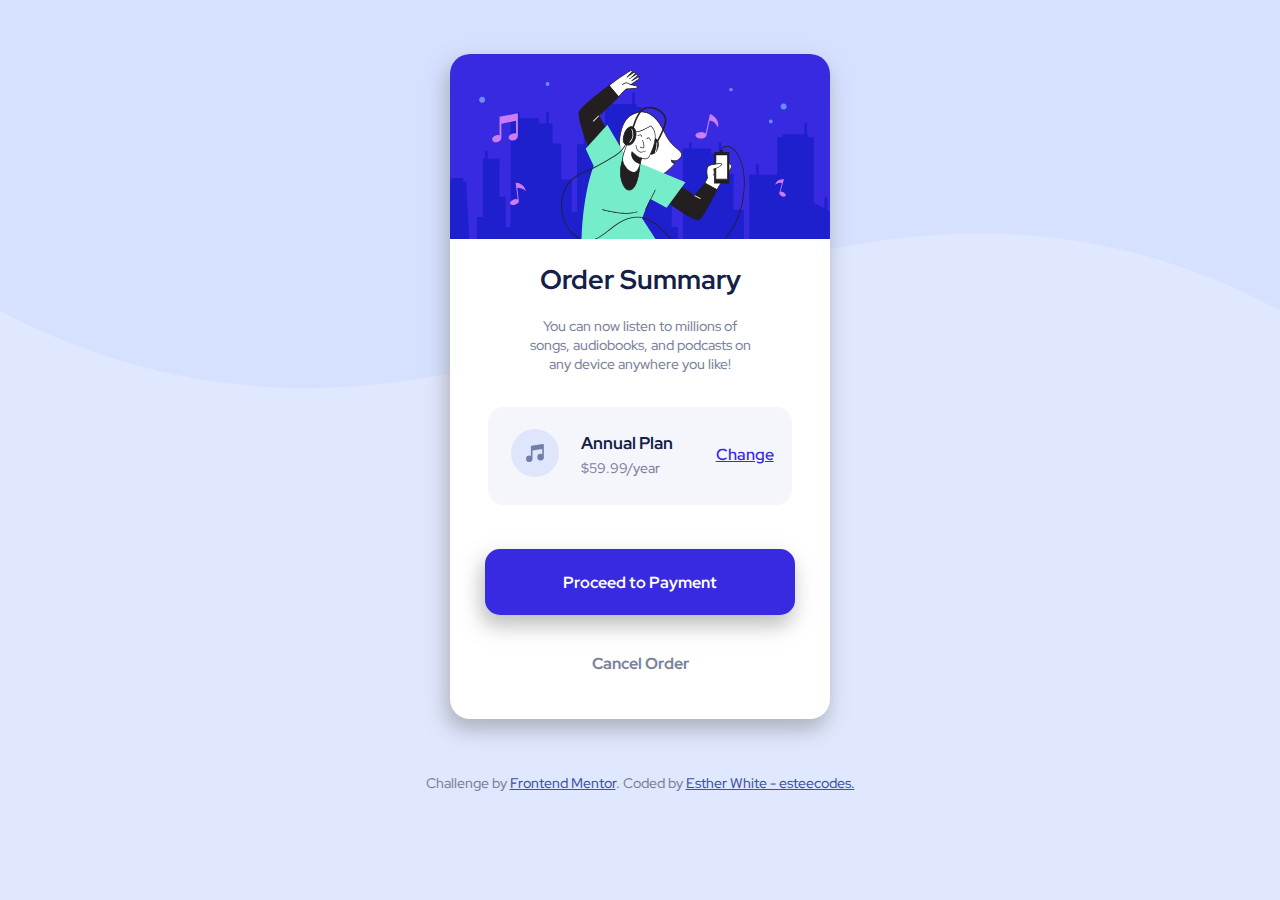
<file: 1.Newbie/1.Order-Summary-Component-my-new/index.html>
<!DOCTYPE html>
<html lang="en">
<head>
  <meta charset="UTF-8">
  <meta http-equiv="X-UA-Compatible" content="IE=edge">
  <meta name="viewport" content="width=`, initial-scale=1.0">

  <link rel="stylesheet" href="style.css">

  <link rel="preconnect" href="https://fonts.googleapis.com">
  <link rel="preconnect" href="https://fonts.gstatic.com" crossorigin>
  <link href="https://fonts.googleapis.com/css2?family=Red+Hat+Display:wght@400;500;700;900&display=swap" rel="stylesheet">

  <title>Frontend Mentor | Order summary card</title>
  <link rel="icon" type="image/png" sizes="32x32" href="./images/favicon-32x32.png">


</head>
  <body>
    <div class="main">
      <img src="images/illustration-hero.svg" alt="header">
      <div class="card">
        <div class="card-top">
         <h1>Order Summary</h1>
          <p>You can now listen to millions of songs, audiobooks, and podcasts on any device anywhere you like!</p> 
        </div>
        
        
          <div class="payment">
            <div class="note">
              <img src="images/icon-music.svg" alt="">
            </div>
        
            <div class="plan"> 
              <h2>Annual Plan</h2>
              <p>$59.99/year</p> 
            </div>
           
            <a href="">Change</a>
          </div>
        
          <div class="btn">
            <a href="https://ko-fi.com/esteecodes" target="_blank">Proceed to Payment</a>
          </div>
          <a class="cancel" href="">Cancel Order</a>
      </div>     
        
        
    </div>
    
    <footer>
      <div class="attribution">
      <p>Challenge by <a href="https://www.frontendmentor.io?ref=challenge" target="_blank">Frontend Mentor</a>. 
      Coded by <a href="https://www.frontendmentor.io/profile/esteecodes" target="_blank">Esther White - esteecodes.</a></p></footer>
      </div>
    </footer>
    
    
  </body>
</html>
</file>
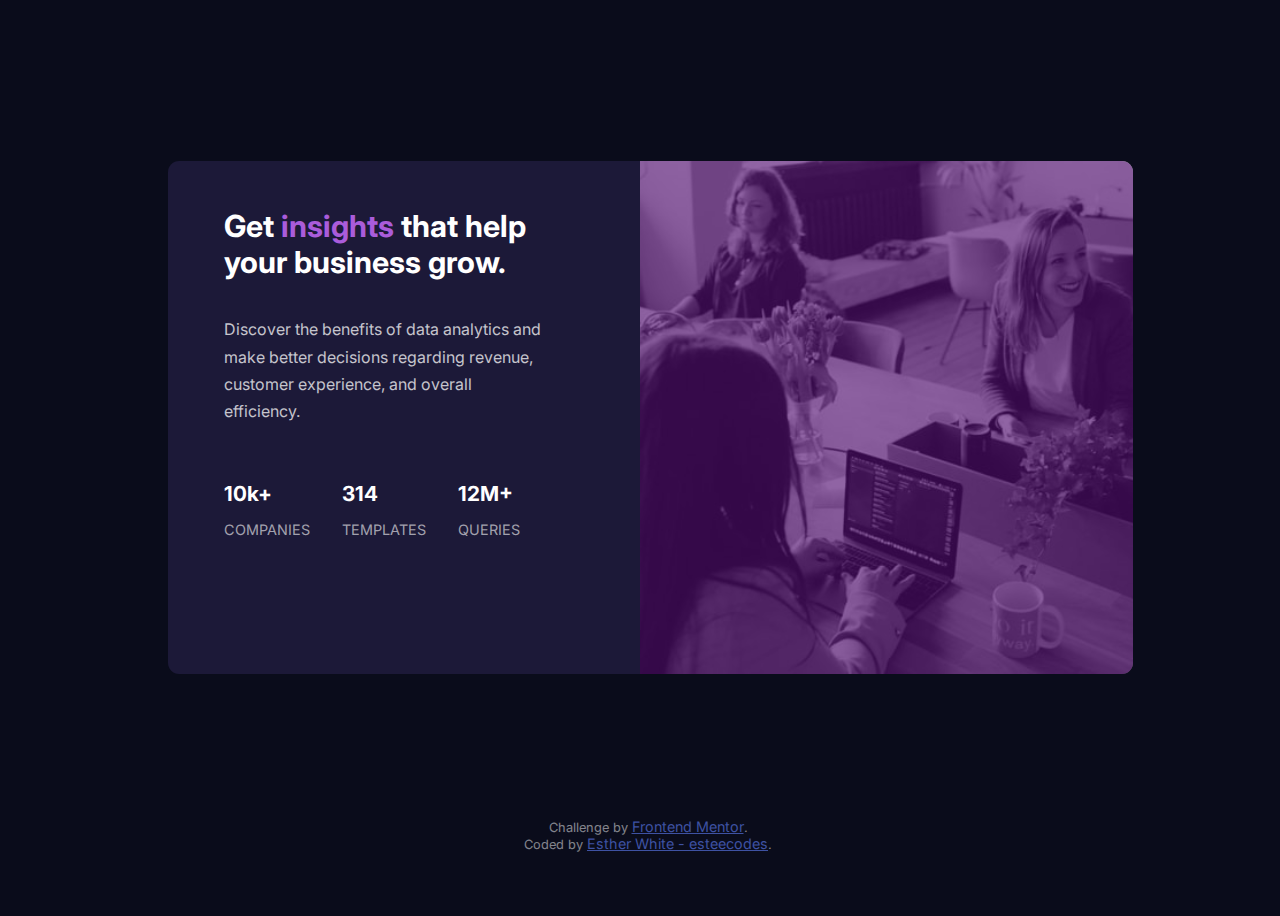
<file: 1.Newbie/2.Stats-Preview-Card-Component-my-new/index.html>
<!DOCTYPE html>
  <html lang="en">
    <head>
      <meta charset="UTF-8">
      <meta http-equiv="X-UA-Compatible" content="IE=edge">
      <meta name="viewport" content="width=device-width, initial-scale=1.0">

      <link rel="icon" type="image/png" sizes="32x32" href="./images/favicon-32x32.png">

      <link rel="preconnect" href="https://fonts.googleapis.com">
<link rel="preconnect" href="https://fonts.gstatic.com" crossorigin>
<link href="https://fonts.googleapis.com/css2?family=Inter:wght@400;600;700&family=Lexend+Deca&display=swap" rel="stylesheet">

      <link rel="stylesheet" href="css/style.css">
      <title>Frontend Mentor | Stats preview card component</title>
    </head>
    <body>
      <main>
        <div class="card">
          <div class="wrapper">
            <div class="content">
              <h1>Get <span>insights</span> that help your business grow.</h1>
              <p>Discover the benefits of data analytics and make better decisions regarding revenue, customer experience, and overall efficiency.</p>
              <div class="stats">
                <div class="partial">
                  <h2>10k+</h2>
                  <p>companies</p>
                </div>
                <div class="partial">
                  <h2>314</h2>
                  <p>templates</p>
                </div>
                <div class="partial">
                  <h2>12M+</h2>
                  <p>queries</p>
                </div>
              </div>
        
            </div>
          </div>
          <div class="hero">
            <img src="images/image-header-desktop.jpg" alt="">
          </div>
        </div>         
        <footer>
          <div class="attribution">
         Challenge by <a href="https://www.frontendmentor.io?ref=challenge" target="_blank">Frontend Mentor</a>. <br>
         Coded by <a href="https://www.frontendmentor.io/profile/esteecodes" target="_blank">Esther White - esteecodes</a>.
        </div>
        </footer>
      </main>          
    </body>
</html>
</file>
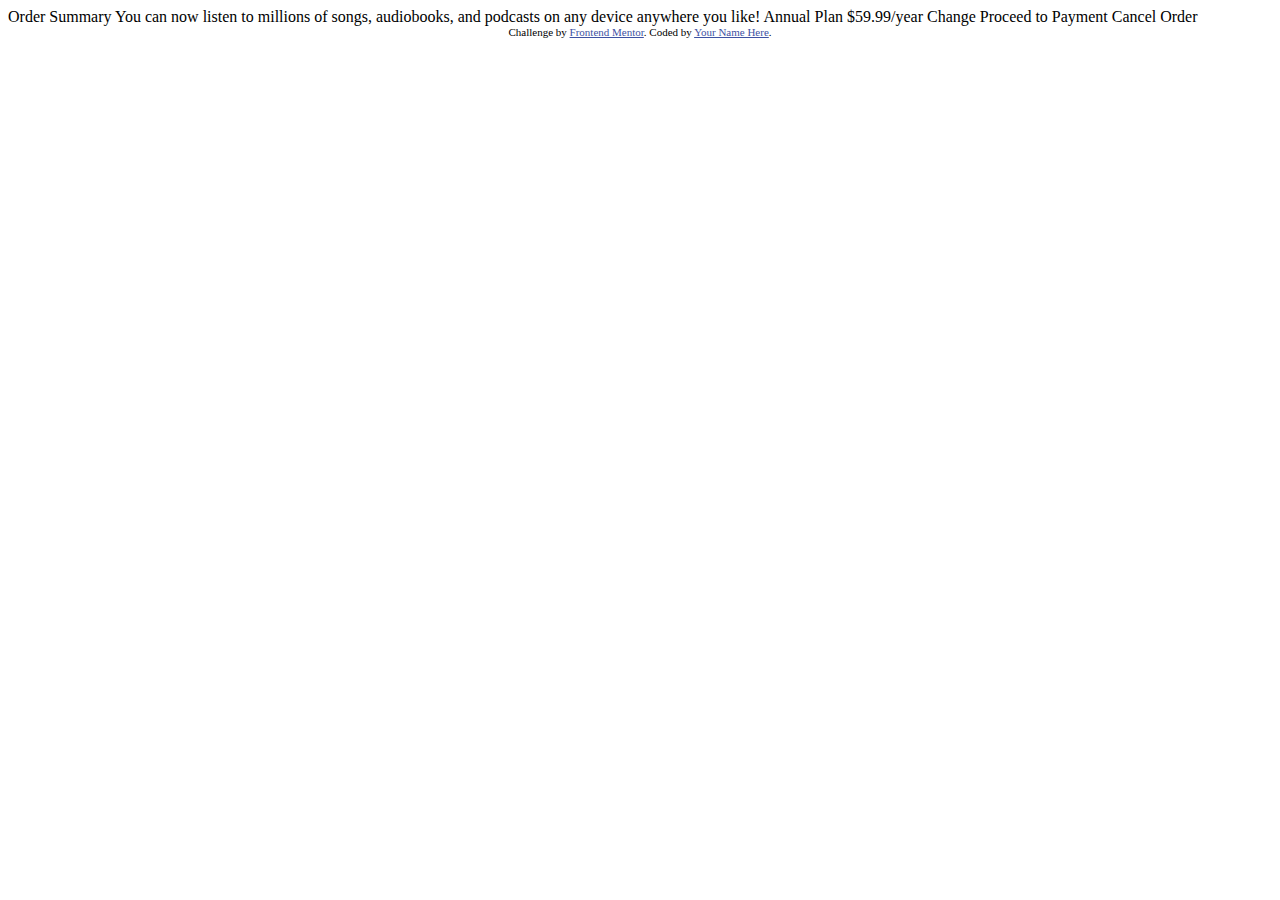
<file: 1. newbie/1. Order summary component/order-summary-component-main/index.html>
<!DOCTYPE html>
<html lang="en">
<head>
  <meta charset="UTF-8">
  <meta name="viewport" content="width=device-width, initial-scale=1.0"> <!-- displays site properly based on user's device -->

  <link rel="icon" type="image/png" sizes="32x32" href="./images/favicon-32x32.png">
  
  <title>Frontend Mentor | Order summary card</title>

  <!-- Feel free to remove these styles or customise in your own stylesheet 👍 -->
  <style>
    .attribution { font-size: 11px; text-align: center; }
    .attribution a { color: hsl(228, 45%, 44%); }
  </style>
</head>
<body>

  Order Summary

  You can now listen to millions of songs, audiobooks, and podcasts on any 
  device anywhere you like!

  Annual Plan
  $59.99/year

  Change

  Proceed to Payment
  Cancel Order
  
  <div class="attribution">
    Challenge by <a href="https://www.frontendmentor.io?ref=challenge" target="_blank">Frontend Mentor</a>. 
    Coded by <a href="#">Your Name Here</a>.
  </div>
</body>
</html>
</file>
<file: 1.Newbie/1.Order-Summary-Component-my-new/style.css>
body {
  background-image: url("images/pattern-background-desktop.svg");
  background-repeat: no-repeat;
  background-repeat: no-repeat;
  background-position: top;
  background-size: contain;
  background-color: #e0e8ff;
  font-family: "Red Hat Display", sans-serif;
}

h1,
h2 {
  color: #142047;
}

p {
  font-size: 1.8vh;
  font-weight: 500;
  color: #7b839c;
}

.main {
  margin: auto;
  width: 27%;
  text-align: center;
  background-color: #fff;
  margin-top: 6vh;
  border-radius: 20px;
  box-shadow: -3px 10px 20px 1px rgba(128, 128, 128, 0.5);
}

.main img {
  width: 100%;
  border-radius: 20px 20px 0 0;
}

.card {
  display: flex;
  flex-direction: column;
  align-content: center;
  justify-content: space-between;
  gap: 20px;
}

.card-top {
  width: 60%;
  margin: auto;
}

.payment {
  display: flex;
  flex-direction: row;
  justify-content: space-around;
  background-color: #f5f6fc;
  margin: auto;
  width: 80%;
  border-radius: 15px;
}

.note {
  padding: 2.5vh;
  width: auto;
}

.plan {
  line-height: 1vh;
  text-align: left;
  flex-grow: 2;
  padding-top: 2vh;
}

.plan h2 {
  font-size: 1.9vh;
}

.payment a {
  padding: 2vh;
  padding-top: 4.1vh;
  justify-content: center;
  font-size: 1.8vh;
  font-weight: 600;
  color: #382ae1;
}

.payment a:hover {
  text-decoration: none;
}

.btn a {
  display: flex;
  justify-content: center;
  background-color: #382ae1;
  color: #fff;
  font-size: 1.8vh;
  font-weight: 700;
  text-decoration: none;
  padding: 2.5vh;
  width: 70%;
  border-radius: 15px;
  box-shadow: -3px 10px 20px 1px rgba(128, 128, 128, 0.5);
  margin: auto;
  margin-top: 2.7vh;
  margin-bottom: 2vh;
}

.btn a:hover {
  background-color: #cd7df3;
  transform: scale(1.05);
  transition: all ease-in-out 0.3s;
  box-shadow: inset -1px -2px 10px 3px #4e4e4e70;
}

.cancel {
  font-weight: 750;
  font-size: 1.8vh;
  color: #7b839c;
  text-decoration: none;
  padding-bottom: 5vh;
}

.cancel:hover {
  color: #382ae1;
}

footer {
  margin-top: 6vh;
}

.attribution {
  /* font-size: 0.5vh;  */
  text-align: center;
  margin: auto;
}

.attribution p {
  font-size: 1.6vh;
}

.attribution a {
  color: hsl(228, 45%, 44%);
}

@media screen and (min-width: 1240px) and (max-width: 1555px) {
  .main {
    width: 30%;
  }

  h1 {
    font-size: 3vh;
  }

  p {
    font-size: 1.6vh;
  }
}

@media screen and (min-width: 1001px) and (max-width: 1239px) {
  .main {
    width: 35%;
  }

  h1 {
    font-size: 3vh;
  }

  p {
    font-size: 1.6vh;
  }
}

@media screen and (min-width: 761px) and (max-width: 1000px) {
  .main {
    width: 60%;
  }

  h1 {
    font-size: 3vh;
  }
}

@media screen and (min-width: 450px) and (max-width: 760px) {
  .main {
    width: 80%;
  }

  h1 {
    font-size: 3vh;
  }

  h2 {
    font-size: 1vh;
  }

  p {
    font-size: 1.5vh;
  }
}

@media screen and (min-width: 375px) and (max-width: 449px) {
  .main {
    width: 90%;
  }

  h1 {
    font-size: 2.5vh;
  }

  h2 {
    font-size: 0vh;
  }

  p {
    font-size: 1.5vh;
  }
}
</file>
<file: 1.Newbie/2.Stats-Preview-Card-Component-my-new/css/style.css>
body {
  display: -webkit-box;
  display: -ms-flexbox;
  display: flex;
  -webkit-box-align: center;
      -ms-flex-align: center;
          align-items: center;
  -webkit-box-pack: center;
      -ms-flex-pack: center;
          justify-content: center;
  width: 100vw;
  height: 100vh;
  background-color: #0a0c1b;
  color: #fff;
  font-family: "Inter", sans-serif;
  overflow: hidden;
}

body .card {
  background-color: #1c1938;
  display: -webkit-box;
  display: -ms-flexbox;
  display: flex;
  height: 57vh;
  width: 59vw;
  border-radius: 0.7rem;
  margin: 6rem 0 9rem;
}

body .card .wrapper {
  width: 50%;
  padding: 3rem 5rem;
}

body .card .wrapper .content {
  width: 75%;
}

body .card .wrapper .content h1 {
  font-size: 2.4rem;
  padding-bottom: 1.8rem;
}

body .card .wrapper .content span {
  color: #aa5cdb;
}

body .card .wrapper .content p {
  width: 90%;
  color: #ffffffbf;
  font-size: 1rem;
  line-height: 1.8rem;
  padding-bottom: 2.3rem;
}

body .card .wrapper .content .stats {
  display: -webkit-box;
  display: -ms-flexbox;
  display: flex;
}

body .card .wrapper .content .stats .partial {
  margin-right: 2rem;
}

body .card .wrapper .content .stats .partial h2 {
  font-size: 1.7rem;
  line-height: 1.4rem;
}

body .card .wrapper .content .stats .partial p {
  color: #ffffff99;
  font-size: 1rem;
  line-height: 1rem;
  text-transform: uppercase;
  font-weight: 400;
}

body .card .hero {
  position: absolute;
  left: 50%;
  width: 50%;
  height: auto;
  overflow: hidden;
}

body .card .hero img {
  height: 57vh;
  width: 30vw;
  -o-object-fit: cover;
     object-fit: cover;
  border-radius: 0 0.7rem 0.7rem 0;
}

body .card .hero:after {
  position: absolute;
  top: 0;
  left: 0;
  display: block;
  content: " ";
  height: 57vh;
  width: 30vw;
  background-color: #520d70cc;
  opacity: 0.8;
  border-radius: 0 0.7rem 0.7rem 0;
}

body .attribution {
  font-size: 0.8rem;
  text-align: center;
  color: #ffffff80;
}

body .attribution a {
  color: #3e52a3;
  font-size: 0.9rem;
}

@media screen and (min-width: 145px) and (max-width: 500px) {
  body {
    overflow-x: hidden;
    overflow-y: visible;
  }
  body .card {
    width: 85vw;
    height: 81vh;
    margin: 34rem 0 2rem;
  }
  body .card .wrapper {
    width: 100%;
    padding: 3rem;
  }
  body .card .wrapper .content {
    width: 100%;
  }
  body .card .wrapper .content h1 {
    font-size: 1.9rem;
    text-align: center;
    padding-bottom: 1rem;
  }
  body .card .wrapper .content p {
    width: 100%;
    font-size: 1.1rem;
    text-align: center;
    padding-bottom: 1rem;
  }
  body .card .wrapper .content .stats {
    -webkit-box-orient: vertical;
    -webkit-box-direction: normal;
        -ms-flex-direction: column;
            flex-direction: column;
    -webkit-box-align: center;
        -ms-flex-align: center;
            align-items: center;
    text-align: center;
  }
  body .card .wrapper .content .stats .partial {
    margin-right: 0;
  }
  body .card .wrapper .content .stats .partial h2 {
    font-size: 1.8rem;
  }
  body .card .wrapper .content .stats .partial p {
    font-size: 0.95rem;
    line-height: 0.7rem;
  }
  body .card .hero {
    position: absolute;
    top: 2%;
    left: 9.2%;
    width: 85%;
    height: auto;
    overflow: hidden;
  }
  body .card .hero img {
    height: 37vh;
    width: 100%;
    -o-object-fit: cover;
       object-fit: cover;
    border-radius: 0.7rem 0.7rem 0 0;
  }
  body .card .hero:after {
    position: absolute;
    top: -1%;
    left: 0;
    display: block;
    content: " ";
    height: 37.5vh;
    width: 100%;
    background-color: #520d70cc;
    opacity: 0.8;
    border-radius: 0.7rem 0.7rem 0 0;
  }
  .attribution {
    font-size: 0.8rem;
    text-align: center;
    color: #ffffff80;
    margin-bottom: 2rem;
  }
  .attribution a {
    color: #3e52a3;
    font-size: 0.8rem;
  }
}

@media screen and (min-width: 501px) and (max-width: 700px) {
  body {
    overflow-x: hidden;
    overflow-y: visible;
  }
  body .card {
    width: 85vw;
    height: 80vh;
    margin: 31rem 0 2rem;
  }
  body .card .wrapper {
    width: 100%;
    padding: 3rem;
  }
  body .card .wrapper .content {
    width: 100%;
  }
  body .card .wrapper .content h1 {
    font-size: 1.9rem;
    text-align: center;
    padding-bottom: 1rem;
  }
  body .card .wrapper .content p {
    width: 100%;
    font-size: 1.1rem;
    text-align: center;
    padding-bottom: 1rem;
  }
  body .card .wrapper .content .stats {
    -webkit-box-orient: vertical;
    -webkit-box-direction: normal;
        -ms-flex-direction: column;
            flex-direction: column;
    -webkit-box-align: center;
        -ms-flex-align: center;
            align-items: center;
    text-align: center;
  }
  body .card .wrapper .content .stats .partial {
    margin-right: 0;
  }
  body .card .wrapper .content .stats .partial h2 {
    font-size: 1.8rem;
  }
  body .card .wrapper .content .stats .partial p {
    font-size: 0.95rem;
    line-height: 0.7rem;
  }
  body .card .hero {
    position: absolute;
    top: 2%;
    left: 8.7%;
    width: 85%;
    height: auto;
    overflow: hidden;
  }
  body .card .hero img {
    height: 37vh;
    width: 100%;
    -o-object-fit: cover;
       object-fit: cover;
    border-radius: 0.7rem 0.7rem 0 0;
  }
  body .card .hero:after {
    position: absolute;
    top: -1%;
    left: 0;
    display: block;
    content: " ";
    height: 37.5vh;
    width: 100%;
    background-color: #520d70cc;
    opacity: 0.8;
    border-radius: 0.7rem 0.7rem 0 0;
  }
  .attribution {
    font-size: 0.8rem;
    text-align: center;
    color: #ffffff80;
    margin-bottom: 1rem;
  }
  .attribution a {
    color: #3e52a3;
    font-size: 0.8rem;
  }
}

@media screen and (min-width: 701px) and (max-width: 1000px) {
  body .card {
    width: 86vw;
    margin: 4rem 0 9rem;
  }
  body .card .wrapper {
    width: 50%;
    padding: 1.7rem 3rem;
  }
  body .card .wrapper .content {
    width: 75%;
  }
  body .card .wrapper .content h1 {
    font-size: 1.5rem;
    padding-bottom: 1rem;
  }
  body .card .wrapper .content p {
    width: 90%;
    color: #ffffffbf;
    font-size: 0.85rem;
    line-height: 1.5rem;
    padding-bottom: 1.6rem;
  }
  body .card .wrapper .content .stats {
    display: -webkit-box;
    display: -ms-flexbox;
    display: flex;
  }
  body .card .wrapper .content .stats .partial {
    margin-right: 1.2rem;
  }
  body .card .wrapper .content .stats .partial h2 {
    font-size: 1.3rem;
    line-height: 1rem;
  }
  body .card .wrapper .content .stats .partial p {
    color: #ffffff99;
    font-size: 0.8rem;
    line-height: 0.7rem;
    text-transform: uppercase;
    font-weight: 400;
  }
  body .card .hero {
    position: absolute;
    left: 55%;
    width: 50%;
    height: auto;
    overflow: hidden;
  }
  body .card .hero img {
    height: 57vh;
    width: 39vw;
    -o-object-fit: cover;
       object-fit: cover;
    border-radius: 0 0.7rem 0.7rem 0;
  }
  body .card .hero:after {
    position: absolute;
    top: 0;
    left: 0;
    display: block;
    content: " ";
    height: 57vh;
    width: 39vw;
    background-color: #520d70cc;
    opacity: 0.8;
    border-radius: 0 0.7rem 0.7rem 0;
  }
  body .attribution {
    font-size: 0.8rem;
    text-align: center;
    color: #ffffff80;
  }
  body .attribution a {
    color: #3e52a3;
    font-size: 0.9rem;
  }
}

@media screen and (min-width: 1001px) and (max-width: 1400px) {
  body .card {
    width: 75vw;
    margin: 6rem 0 9rem;
  }
  body .card .wrapper {
    width: 50%;
    padding: 1.7rem 3.5rem;
  }
  body .card .wrapper .content {
    width: 75%;
  }
  body .card .wrapper .content h1 {
    font-size: 1.9rem;
    padding-bottom: 1rem;
  }
  body .card .wrapper .content span {
    color: #aa5cdb;
  }
  body .card .wrapper .content p {
    width: 90%;
    color: #ffffffbf;
    font-size: 1rem;
    line-height: 1.7rem;
    padding-bottom: 1.6rem;
  }
  body .card .wrapper .content .stats {
    display: -webkit-box;
    display: -ms-flexbox;
    display: flex;
  }
  body .card .wrapper .content .stats .partial {
    margin-right: 2rem;
  }
  body .card .wrapper .content .stats .partial h2 {
    font-size: 1.3rem;
    line-height: 1.3rem;
  }
  body .card .wrapper .content .stats .partial p {
    color: #ffffff99;
    font-size: 0.9rem;
    line-height: 1rem;
    text-transform: uppercase;
    font-weight: 400;
  }
  body .card .hero {
    position: absolute;
    left: 50%;
    width: 50%;
    height: auto;
    overflow: hidden;
  }
  body .card .hero img {
    height: 57vh;
    width: 38.5vw;
    -o-object-fit: cover;
       object-fit: cover;
    border-radius: 0 0.7rem 0.7rem 0;
  }
  body .card .hero:after {
    position: absolute;
    top: 0;
    left: 0;
    display: block;
    content: " ";
    height: 57vh;
    width: 38.5vw;
    background-color: #520d70cc;
    opacity: 0.8;
    border-radius: 0 0.7rem 0.7rem 0;
  }
  body .attribution {
    font-size: 0.8rem;
    text-align: center;
    color: #ffffff80;
  }
  body .attribution a {
    color: #3e52a3;
    font-size: 0.9rem;
  }
}

@media screen and (min-width: 1401px) and (max-width: 1840px) {
  body .card {
    width: 68vw;
  }
  body .card .wrapper {
    width: 50%;
    padding: 1.7rem 3.5rem;
  }
  body .card .wrapper .content {
    width: 75%;
  }
  body .card .wrapper .content h1 {
    font-size: 1.9rem;
    padding-bottom: 2rem;
  }
  body .card .wrapper .content span {
    color: #aa5cdb;
  }
  body .card .wrapper .content p {
    width: 90%;
    color: #ffffffbf;
    font-size: 1.1rem;
    line-height: 1.7rem;
    padding-bottom: 2.5rem;
  }
  body .card .wrapper .content .stats {
    display: -webkit-box;
    display: -ms-flexbox;
    display: flex;
  }
  body .card .wrapper .content .stats .partial {
    margin-right: 2rem;
  }
  body .card .wrapper .content .stats .partial h2 {
    font-size: 1.3rem;
    line-height: 1.3rem;
  }
  body .card .wrapper .content .stats .partial p {
    color: #ffffff99;
    font-size: 0.9rem;
    line-height: 1rem;
    text-transform: uppercase;
    font-weight: 400;
  }
  body .card .hero {
    position: absolute;
    left: 50%;
    width: 35vw;
    height: auto;
    overflow: hidden;
  }
  body .card .hero img {
    height: 57vh;
    width: 35vw;
    -o-object-fit: cover;
       object-fit: cover;
    border-radius: 0 0.7rem 0.7rem 0;
  }
  body .card .hero:after {
    position: absolute;
    top: 0;
    left: 0;
    display: block;
    content: " ";
    height: 57vh;
    width: 35vw;
    background-color: #520d70cc;
    opacity: 0.8;
    border-radius: 0 0.7rem 0.7rem 0;
  }
  body .attribution {
    font-size: 0.8rem;
    text-align: center;
    color: #ffffff80;
  }
  body .attribution a {
    color: #3e52a3;
    font-size: 0.9rem;
  }
}
</file>
